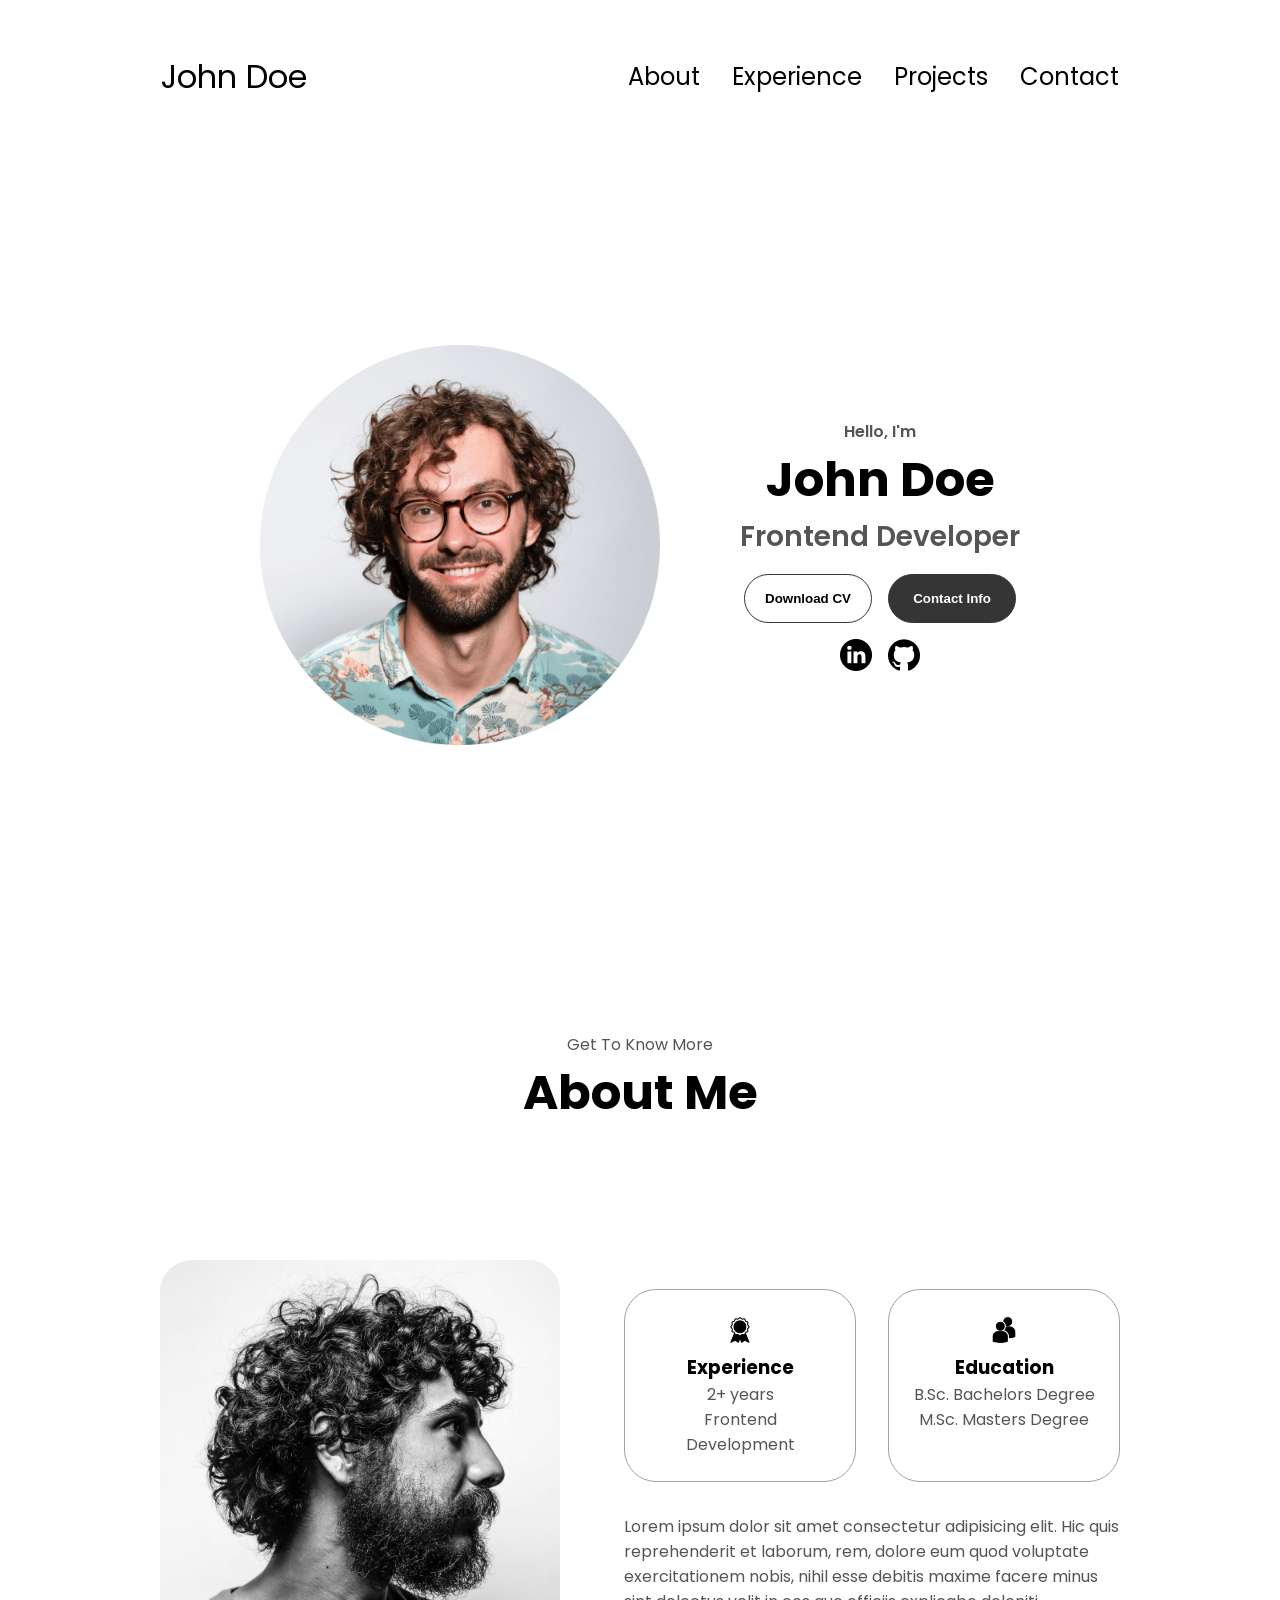
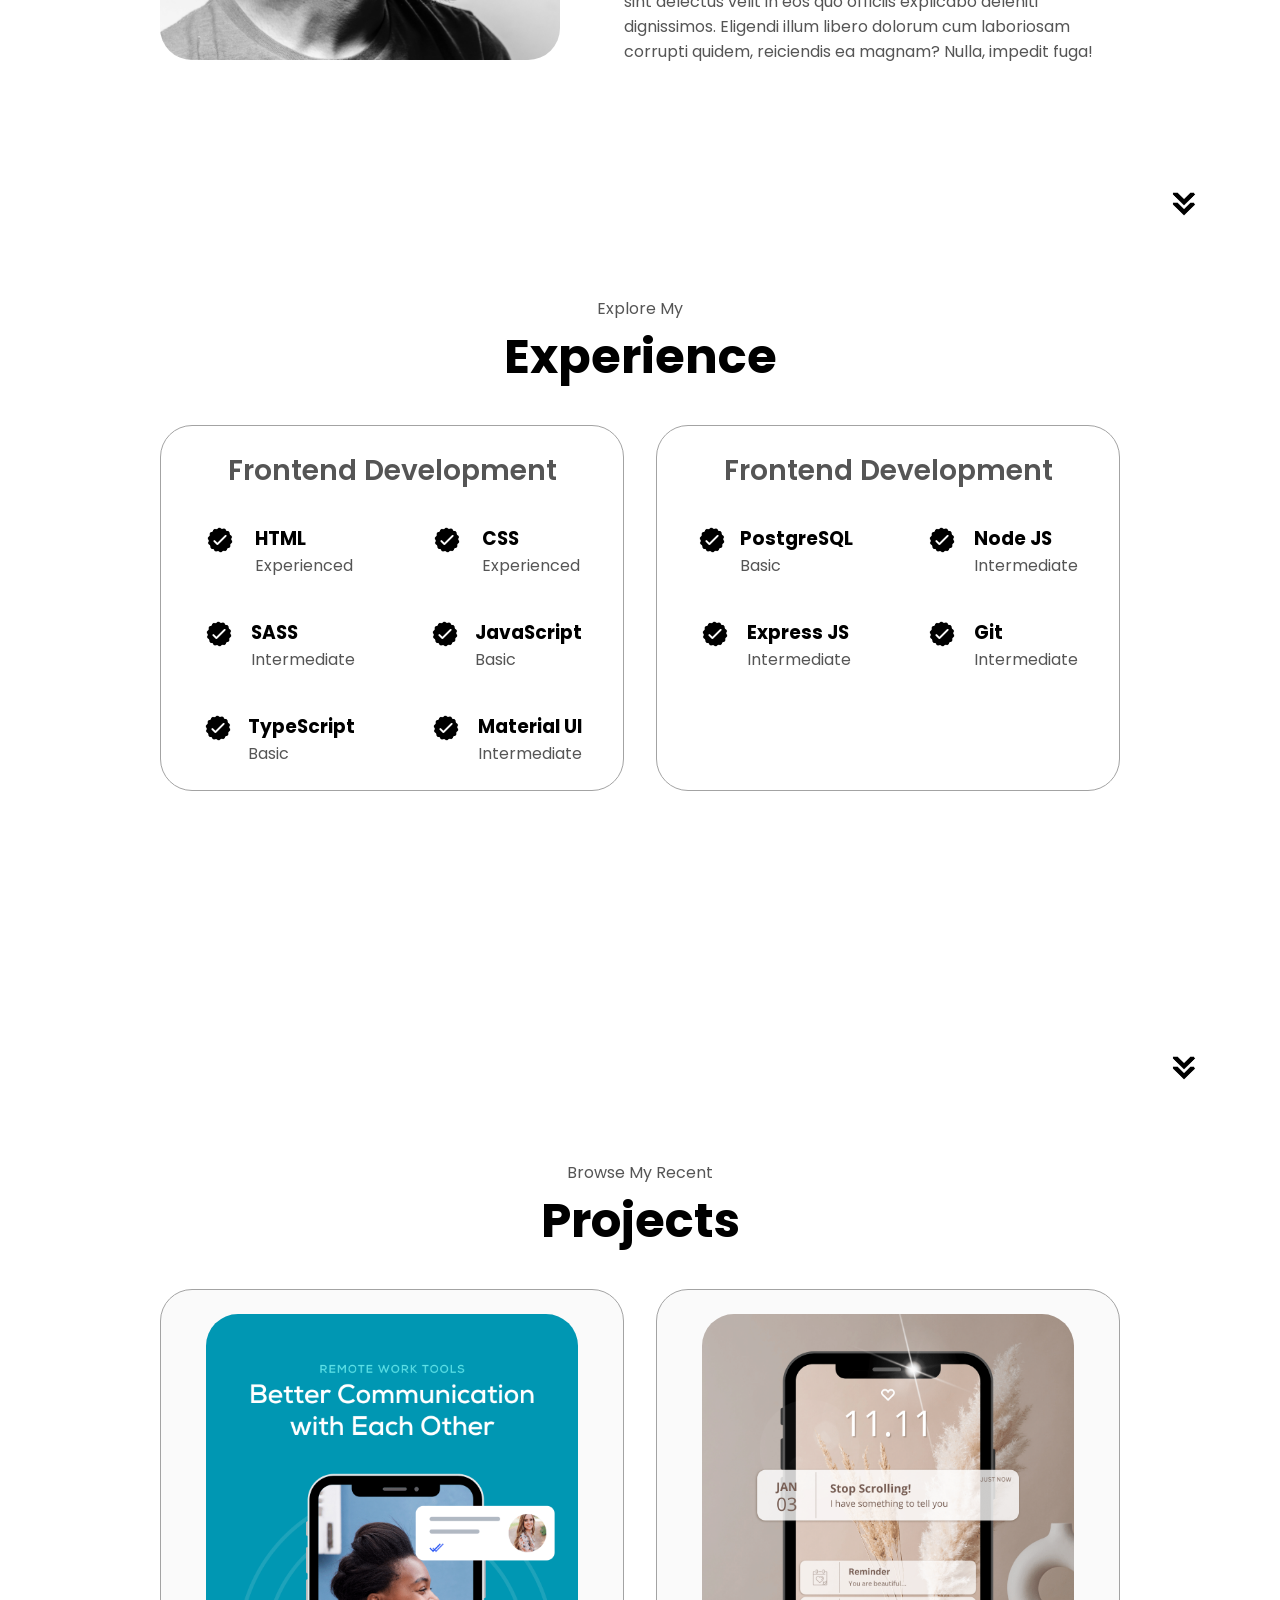
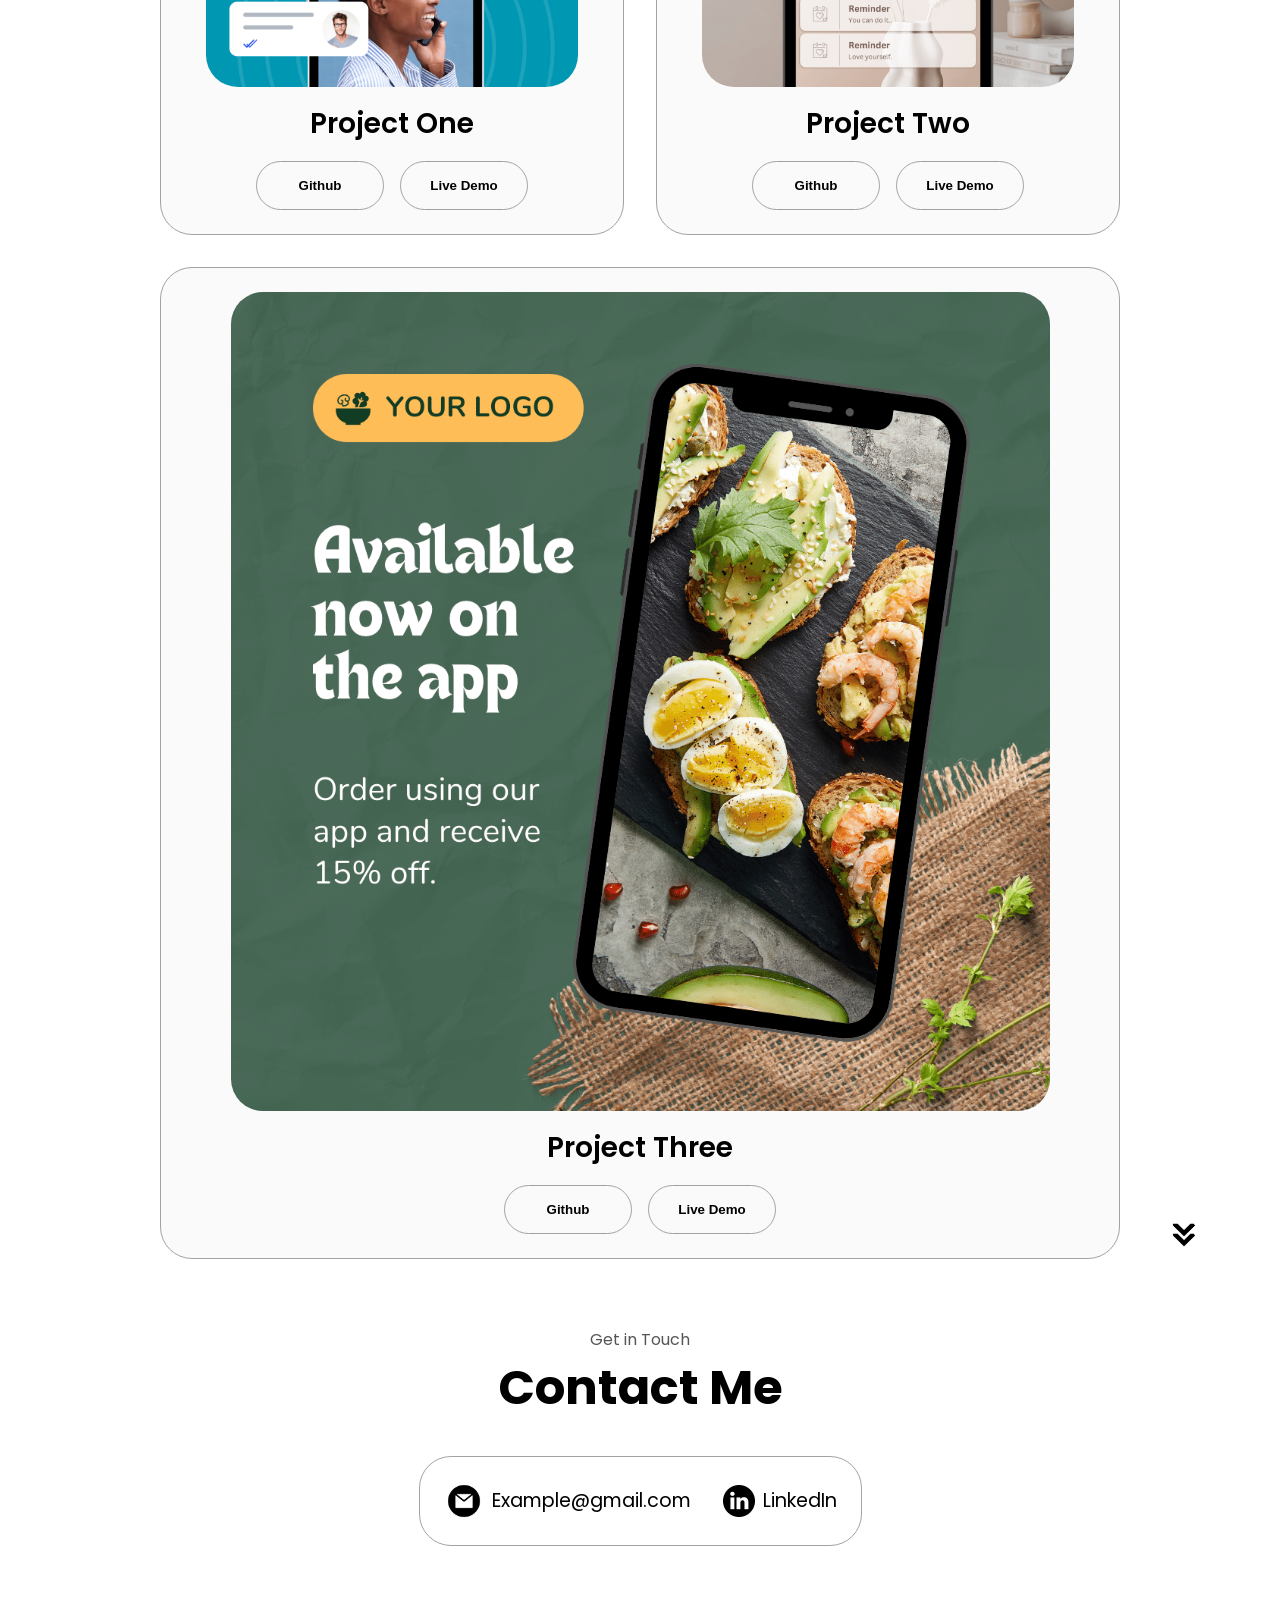
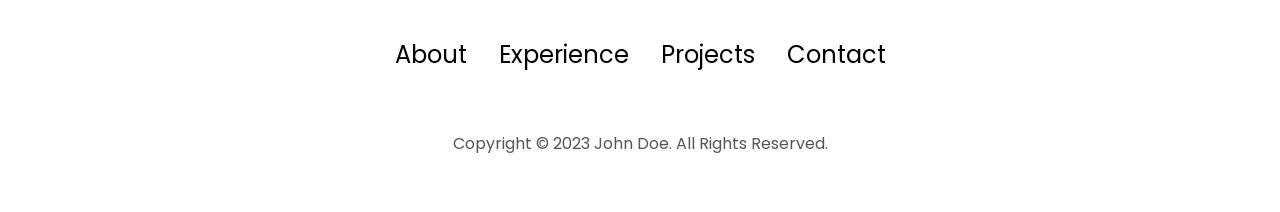
<file: Old/index.html>
<!DOCTYPE html>
<html lang="en">
  <head>
    <meta charset="UTF-8" />
    <meta http-equiv="X-UA-Compatible" content="IE=edge" />
    <meta name="viewport" content="width=device-width, initial-scale=1.0" />
    <title>My Portfolio</title>
    <link rel="stylesheet" href="style.css" />
    <link rel="stylesheet" href="mediaqueries.css" />
  </head>
  <body>
    <nav id="desktop-nav">
      <div class="logo">John Doe</div>
      <div>
        <ul class="nav-links">
          <li><a href="#about">About</a></li>
          <li><a href="#experience">Experience</a></li>
          <li><a href="#projects">Projects</a></li>
          <li><a href="#contact">Contact</a></li>
        </ul>
      </div>
    </nav>
    <nav id="hamburger-nav">
      <div class="logo">John Doe</div>
      <div class="hamburger-menu">
        <div class="hamburger-icon" onclick="toggleMenu()">
          <span></span>
          <span></span>
          <span></span>
        </div>
        <div class="menu-links">
          <li><a href="#about" onclick="toggleMenu()">About</a></li>
          <li><a href="#experience" onclick="toggleMenu()">Experience</a></li>
          <li><a href="#projects" onclick="toggleMenu()">Projects</a></li>
          <li><a href="#contact" onclick="toggleMenu()">Contact</a></li>
        </div>
      </div>
    </nav>
    <section id="profile">
      <div class="section__pic-container">
        <img src="./profile-pic.png" alt="John Doe profile picture" />
      </div>
      <div class="section__text">
        <p class="section__text__p1">Hello, I'm</p>
        <h1 class="title">John Doe</h1>
        <p class="section__text__p2">Frontend Developer</p>
        <div class="btn-container">
          <button
            class="btn btn-color-2"
            onclick="window.open('./resume-example.pdf')"
          >
            Download CV
          </button>
          <button class="btn btn-color-1" onclick="location.href='./#contact'">
            Contact Info
          </button>
        </div>
        <div id="socials-container">
          <img
            src="./linkedin.png"
            alt="My LinkedIn profile"
            class="icon"
            onclick="location.href='https://linkedin.com/'"
          />
          <img
            src="./github.png"
            alt="My Github profile"
            class="icon"
            onclick="location.href='https://github.com/'"
          />
        </div>
      </div>
    </section>
    <section id="about">
      <p class="section__text__p1">Get To Know More</p>
      <h1 class="title">About Me</h1>
      <div class="section-container">
        <div class="section__pic-container">
          <img
            src="./about-pic.png"
            alt="Profile picture"
            class="about-pic"
          />
        </div>
        <div class="about-details-container">
          <div class="about-containers">
            <div class="details-container">
              <img
                src="./experience.png"
                alt="Experience icon"
                class="icon"
              />
              <h3>Experience</h3>
              <p>2+ years <br />Frontend Development</p>
            </div>
            <div class="details-container">
              <img
                src="./education.png"
                alt="Education icon"
                class="icon"
              />
              <h3>Education</h3>
              <p>B.Sc. Bachelors Degree<br />M.Sc. Masters Degree</p>
            </div>
          </div>
          <div class="text-container">
            <p>
              Lorem ipsum dolor sit amet consectetur adipisicing elit. Hic quis
              reprehenderit et laborum, rem, dolore eum quod voluptate
              exercitationem nobis, nihil esse debitis maxime facere minus sint
              delectus velit in eos quo officiis explicabo deleniti dignissimos.
              Eligendi illum libero dolorum cum laboriosam corrupti quidem,
              reiciendis ea magnam? Nulla, impedit fuga!
            </p>
          </div>
        </div>
      </div>
      <img
        src="./arrow.png"
        alt="Arrow icon"
        class="icon arrow"
        onclick="location.href='./#experience'"
      />
    </section>
    <section id="experience">
      <p class="section__text__p1">Explore My</p>
      <h1 class="title">Experience</h1>
      <div class="experience-details-container">
        <div class="about-containers">
          <div class="details-container">
            <h2 class="experience-sub-title">Frontend Development</h2>
            <div class="article-container">
              <article>
                <img
                  src="./checkmark.png"
                  alt="Experience icon"
                  class="icon"
                />
                <div>
                  <h3>HTML</h3>
                  <p>Experienced</p>
                </div>
              </article>
              <article>
                <img
                  src="./checkmark.png"
                  alt="Experience icon"
                  class="icon"
                />
                <div>
                  <h3>CSS</h3>
                  <p>Experienced</p>
                </div>
              </article>
              <article>
                <img
                  src="./checkmark.png"
                  alt="Experience icon"
                  class="icon"
                />
                <div>
                  <h3>SASS</h3>
                  <p>Intermediate</p>
                </div>
              </article>
              <article>
                <img
                  src="./checkmark.png"
                  alt="Experience icon"
                  class="icon"
                />
                <div>
                  <h3>JavaScript</h3>
                  <p>Basic</p>
                </div>
              </article>
              <article>
                <img
                  src="./checkmark.png"
                  alt="Experience icon"
                  class="icon"
                />
                <div>
                  <h3>TypeScript</h3>
                  <p>Basic</p>
                </div>
              </article>
              <article>
                <img
                  src="./checkmark.png"
                  alt="Experience icon"
                  class="icon"
                />
                <div>
                  <h3>Material UI</h3>
                  <p>Intermediate</p>
                </div>
              </article>
            </div>
          </div>
          <div class="details-container">
            <h2 class="experience-sub-title">Frontend Development</h2>
            <div class="article-container">
              <article>
                <img
                  src="./checkmark.png"
                  alt="Experience icon"
                  class="icon"
                />
                <div>
                  <h3>PostgreSQL</h3>
                  <p>Basic</p>
                </div>
              </article>
              <article>
                <img
                  src="./checkmark.png"
                  alt="Experience icon"
                  class="icon"
                />
                <div>
                  <h3>Node JS</h3>
                  <p>Intermediate</p>
                </div>
              </article>
              <article>
                <img
                  src="./checkmark.png"
                  alt="Experience icon"
                  class="icon"
                />
                <div>
                  <h3>Express JS</h3>
                  <p>Intermediate</p>
                </div>
              </article>
              <article>
                <img
                  src="./checkmark.png"
                  alt="Experience icon"
                  class="icon"
                />
                <div>
                  <h3>Git</h3>
                  <p>Intermediate</p>
                </div>
              </article>
            </div>
          </div>
        </div>
      </div>
      <img
        src="./arrow.png"
        alt="Arrow icon"
        class="icon arrow"
        onclick="location.href='./#projects'"
      />
    </section>
    <section id="projects">
      <p class="section__text__p1">Browse My Recent</p>
      <h1 class="title">Projects</h1>
      <div class="experience-details-container">
        <div class="about-containers">
          <div class="details-container color-container">
            <div class="article-container">
              <img
                src="./project-1.png"
                alt="Project 1"
                class="project-img"
              />
            </div>
            <h2 class="experience-sub-title project-title">Project One</h2>
            <div class="btn-container">
              <button
                class="btn btn-color-2 project-btn"
                onclick="location.href='https://github.com/'"
              >
                Github
              </button>
              <button
                class="btn btn-color-2 project-btn"
                onclick="location.href='https://github.com/'"
              >
                Live Demo
              </button>
            </div>
          </div>
          <div class="details-container color-container">
            <div class="article-container">
              <img
                src="./project-2.png"
                alt="Project 2"
                class="project-img"
              />
            </div>
            <h2 class="experience-sub-title project-title">Project Two</h2>
            <div class="btn-container">
              <button
                class="btn btn-color-2 project-btn"
                onclick="location.href='https://github.com/'"
              >
                Github
              </button>
              <button
                class="btn btn-color-2 project-btn"
                onclick="location.href='https://github.com/'"
              >
                Live Demo
              </button>
            </div>
          </div>
          <div class="details-container color-container">
            <div class="article-container">
              <img
                src="./project-3.png"
                alt="Project 3"
                class="project-img"
              />
            </div>
            <h2 class="experience-sub-title project-title">Project Three</h2>
            <div class="btn-container">
              <button
                class="btn btn-color-2 project-btn"
                onclick="location.href='https://github.com/'"
              >
                Github
              </button>
              <button
                class="btn btn-color-2 project-btn"
                onclick="location.href='https://github.com/'"
              >
                Live Demo
              </button>
            </div>
          </div>
        </div>
      </div>
      <img
        src="./arrow.png"
        alt="Arrow icon"
        class="icon arrow"
        onclick="location.href='./#contact'"
      />
    </section>
    <section id="contact">
      <p class="section__text__p1">Get in Touch</p>
      <h1 class="title">Contact Me</h1>
      <div class="contact-info-upper-container">
        <div class="contact-info-container">
          <img
            src="./email.png"
            alt="Email icon"
            class="icon contact-icon email-icon"
          />
          <p><a href="mailto:examplemail@gmail.com">Example@gmail.com</a></p>
        </div>
        <div class="contact-info-container">
          <img
            src="./linkedin.png"
            alt="LinkedIn icon"
            class="icon contact-icon"
          />
          <p><a href="https://www.linkedin.com">LinkedIn</a></p>
        </div>
      </div>
    </section>
    <footer>
      <nav>
        <div class="nav-links-container">
          <ul class="nav-links">
            <li><a href="#about">About</a></li>
            <li><a href="#experience">Experience</a></li>
            <li><a href="#projects">Projects</a></li>
            <li><a href="#contact">Contact</a></li>
          </ul>
        </div>
      </nav>
      <p>Copyright &#169; 2023 John Doe. All Rights Reserved.</p>
    </footer>
    <script src="script.js"></script>
  </body>
</html>
</file>
<file: Old/style.css>
/* GENERAL */

@import url("https://fonts.googleapis.com/css2?family=Poppins:wght@300;400;500;600&display=swap");

* {
  margin: 0;
  padding: 0;
}

body {
  font-family: "Poppins", sans-serif;
}

html {
  scroll-behavior: smooth;
}

p {
  color: rgb(85, 85, 85);
}

/* TRANSITION */

a,
.btn {
  transition: all 300ms ease;
}

/* DESKTOP NAV */

nav,
.nav-links {
  display: flex;
}

nav {
  justify-content: space-around;
  align-items: center;
  height: 17vh;
}

.nav-links {
  gap: 2rem;
  list-style: none;
  font-size: 1.5rem;
}

a {
  color: black;
  text-decoration: none;
  text-decoration-color: white;
}

a:hover {
  color: grey;
  text-decoration: underline;
  text-underline-offset: 1rem;
  text-decoration-color: rgb(181, 181, 181);
}

.logo {
  font-size: 2rem;
}

.logo:hover {
  cursor: default;
}

/* HAMBURGER MENU */

#hamburger-nav {
  display: none;
}

.hamburger-menu {
  position: relative;
  display: inline-block;
}

.hamburger-icon {
  display: flex;
  flex-direction: column;
  justify-content: space-between;
  height: 24px;
  width: 30px;
  cursor: pointer;
}

.hamburger-icon span {
  width: 100%;
  height: 2px;
  background-color: black;
  transition: all 0.3 ease-in-out;
}

.menu-links {
  position: absolute;
  top: 100%;
  right: 0;
  background-color: white;
  width: fit-content;
  max-height: 0;
  overflow: hidden;
  transition: all 0.3 ease-in-out;
}

.menu-links a {
  display: block;
  padding: 10px;
  text-align: center;
  font-size: 1.5rem;
  color: black;
  text-decoration: none;
  transition: all 0.3 ease-in-out;
}

.menu-links li {
  list-style: none;
}

.menu-links.open {
  max-height: 300px;
}

.hamburger-icon.open span:first-child {
  transform: rotate(45deg) translate(10px, 5px);
}

.hamburger-icon.open span:nth-child(2) {
  opacity: 0;
}

.hamburger-icon.open span:last-child {
  transform: rotate(-45deg) translate(10px, -5px);
}

.hamburger-icon span:first-child {
  transform: none;
}

.hamburger-icon span:first-child {
  opacity: 1;
}

.hamburger-icon span:first-child {
  transform: none;
}

/* SECTIONS */

section {
  padding-top: 4vh;
  height: 96vh;
  margin: 0 10rem;
  box-sizing: border-box;
  min-height: fit-content;
}

.section-container {
  display: flex;
}

/* PROFILE SECTION */

#profile {
  display: flex;
  justify-content: center;
  gap: 5rem;
  height: 80vh;
}

.section__pic-container {
  display: flex;
  height: 400px;
  width: 400px;
  margin: auto 0;
}

.section__text {
  align-self: center;
  text-align: center;
}

.section__text p {
  font-weight: 600;
}

.section__text__p1 {
  text-align: center;
}

.section__text__p2 {
  font-size: 1.75rem;
  margin-bottom: 1rem;
}

.title {
  font-size: 3rem;
  text-align: center;
}

#socials-container {
  display: flex;
  justify-content: center;
  margin-top: 1rem;
  gap: 1rem;
}

/* ICONS */

.icon {
  cursor: pointer;
  height: 2rem;
}

/* BUTTONS */

.btn-container {
  display: flex;
  justify-content: center;
  gap: 1rem;
}

.btn {
  font-weight: 600;
  transition: all 300ms ease;
  padding: 1rem;
  width: 8rem;
  border-radius: 2rem;
}

.btn-color-1,
.btn-color-2 {
  border: rgb(53, 53, 53) 0.1rem solid;
}

.btn-color-1:hover,
.btn-color-2:hover {
  cursor: pointer;
}

.btn-color-1,
.btn-color-2:hover {
  background: rgb(53, 53, 53);
  color: white;
}

.btn-color-1:hover {
  background: rgb(0, 0, 0);
}

.btn-color-2 {
  background: none;
}

.btn-color-2:hover {
  border: rgb(255, 255, 255) 0.1rem solid;
}

.btn-container {
  gap: 1rem;
}

/* ABOUT SECTION */

#about {
  position: relative;
}

.about-containers {
  gap: 2rem;
  margin-bottom: 2rem;
  margin-top: 2rem;
}

.about-details-container {
  justify-content: center;
  flex-direction: column;
}

.about-containers,
.about-details-container {
  display: flex;
}

.about-pic {
  border-radius: 2rem;
}

.arrow {
  position: absolute;
  right: -5rem;
  bottom: 2.5rem;
}

.details-container {
  padding: 1.5rem;
  flex: 1;
  background: white;
  border-radius: 2rem;
  border: rgb(53, 53, 53) 0.1rem solid;
  border-color: rgb(163, 163, 163);
  text-align: center;
}

.section-container {
  gap: 4rem;
  height: 80%;
}

.section__pic-container {
  height: 400px;
  width: 400px;
  margin: auto 0;
}

/* EXPERIENCE SECTION */

#experience {
  position: relative;
}

.experience-sub-title {
  color: rgb(85, 85, 85);
  font-weight: 600;
  font-size: 1.75rem;
  margin-bottom: 2rem;
}

.experience-details-container {
  display: flex;
  justify-content: center;
  flex-direction: column;
}

.article-container {
  display: flex;
  text-align: initial;
  flex-wrap: wrap;
  flex-direction: row;
  gap: 2.5rem;
  justify-content: space-around;
}

article {
  display: flex;
  width: 10rem;
  justify-content: space-around;
  gap: 0.5rem;
}

article .icon {
  cursor: default;
}

/* PROJECTS SECTION */

#projects {
  position: relative;
}

.color-container {
  border-color: rgb(163, 163, 163);
  background: rgb(250, 250, 250);
}

.project-img {
  border-radius: 2rem;
  width: 90%;
  height: 90%;
}

.project-title {
  margin: 1rem;
  color: black;
}

.project-btn {
  color: black;
  border-color: rgb(163, 163, 163);
}

/* CONTACT */

#contact {
  display: flex;
  justify-content: center;
  flex-direction: column;
  height: 70vh;
}

.contact-info-upper-container {
  display: flex;
  justify-content: center;
  border-radius: 2rem;
  border: rgb(53, 53, 53) 0.1rem solid;
  border-color: rgb(163, 163, 163);
  background: (250, 250, 250);
  margin: 2rem auto;
  padding: 0.5rem;
}

.contact-info-container {
  display: flex;
  align-items: center;
  justify-content: center;
  gap: 0.5rem;
  margin: 1rem;
}

.contact-info-container p {
  font-size: larger;
}

.contact-icon {
  cursor: default;
}

.email-icon {
  height: 2.5rem;
}

/* FOOTER SECTION */

footer {
  height: 26vh;
  margin: 0 1rem;
}

footer p {
  text-align: center;
}
</file>
<file: Old/mediaqueries.css>
@media screen and (max-width: 1400px) {
  #profile {
    height: 83vh;
    margin-bottom: 6rem;
  }
  .about-containers {
    flex-wrap: wrap;
  }
  #contact,
  #projects {
    height: fit-content;
  }
}

@media screen and (max-width: 1200px) {
  #desktop-nav {
    display: none;
  }
  #hamburger-nav {
    display: flex;
  }
  #experience,
  .experience-details-container {
    margin-top: 2rem;
  }
  #profile,
  .section-container {
    display: block;
  }
  .arrow {
    display: none;
  }
  section,
  .section-container {
    height: fit-content;
  }
  section {
    margin: 0 5%;
  }
  .section__pic-container {
    width: 275px;
    height: 275px;
    margin: 0 auto 2rem;
  }
  .about-containers {
    margin-top: 0;
  }
}

@media screen and (max-width: 600px) {
  #contact,
  footer {
    height: 40vh;
  }
  #profile {
    height: 83vh;
    margin-bottom: 0;
  }
  article {
    font-size: 1rem;
  }
  footer nav {
    height: fit-content;
    margin-bottom: 2rem;
  }
  .about-containers,
  .contact-info-upper-container,
  .btn-container {
    flex-wrap: wrap;
  }
  .contact-info-container {
    margin: 0;
  }
  .contact-info-container p,
  .nav-links li a {
    font-size: 1rem;
  }
  .experience-sub-title {
    font-size: 1.25rem;
  }
  .logo {
    font-size: 1.5rem;
  }
  .nav-links {
    flex-direction: column;
    gap: 0.5rem;
    text-align: center;
  }
  .section__pic-container {
    width: auto;
    height: 46vw;
    justify-content: center;
  }
  .section__text__p2 {
    font-size: 1.25rem;
  }
  .title {
    font-size: 2rem;
  }
  .text-container {
    text-align: justify;
  }
}
</file>
